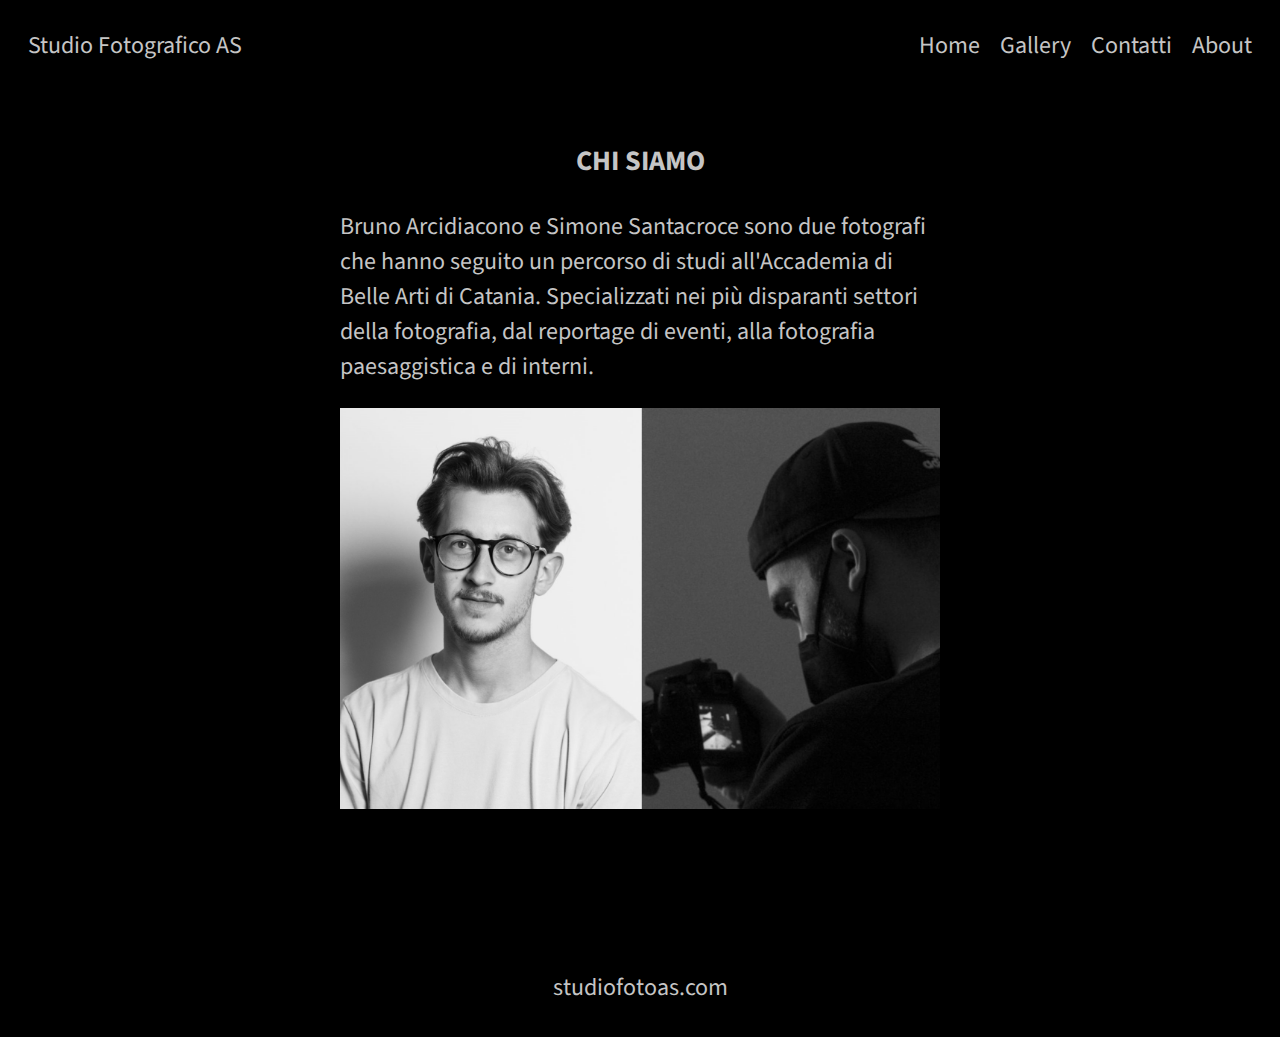
<file: about.html>
<!DOCTYPE html>
<html>
    <head>
        <meta charset="UTF-8">
        <meta http-equiv="X-UA-Compatible" content="IE=edge">
        <meta name="viewport" content="width=device-width, initial-scale=1.0">
        <title>About</title>
        <link rel="icon" href="immagini/Logo Inchiostro Semplice Bianco Nero ok.png">
        <link rel="stylesheet" href="css/stileabout.css">
        <link rel="preconnect" href="https://fonts.googleapis.com">
        <link rel="preconnect" href="https://fonts.gstatic.com" crossorigin>
        <link href="https://fonts.googleapis.com/css2?family=Source+Sans+3&display=swap" rel="stylesheet">
    </head>
    <body>
        <header>
            <p><a href="index.html">Studio Fotografico AS</a></p>
        </div>
        <input class="checkbox" type="checkbox" name="" id="" />
            <div class="hamburger-lines">
              <span class="line line1"></span>
              <span class="line line2"></span>
              <span class="line line3"></span>
            </div>
            <nav>
                <ul id="menu">
                    <li><a href="index.html">Home</a></li>
                    <li><a href="gallery.html">Gallery</a></li>
                    <li><a href="contatti.html">Contatti</a></li>
                    <li><a href="about.html">About</a></li>
                </ul>
            </nav>
        </header>
        <main>
            <div>
            <h3>CHI SIAMO</h3>
            <p>Bruno Arcidiacono e Simone Santacroce sono due
                fotografi che hanno seguito un percorso di studi
                all'Accademia di Belle Arti di Catania. Specializzati nei
                più disparanti settori della fotografia, dal reportage di
                eventi, alla fotografia paesaggistica e di interni.</p>
                <img src="immagini/about.jpg" alt="">
            </div>
        </main>
        <footer>
            <div class="foot">
                <p>studiofotoas.com</p>
            </div>
        </footer>
    </body>
</html>
</file>
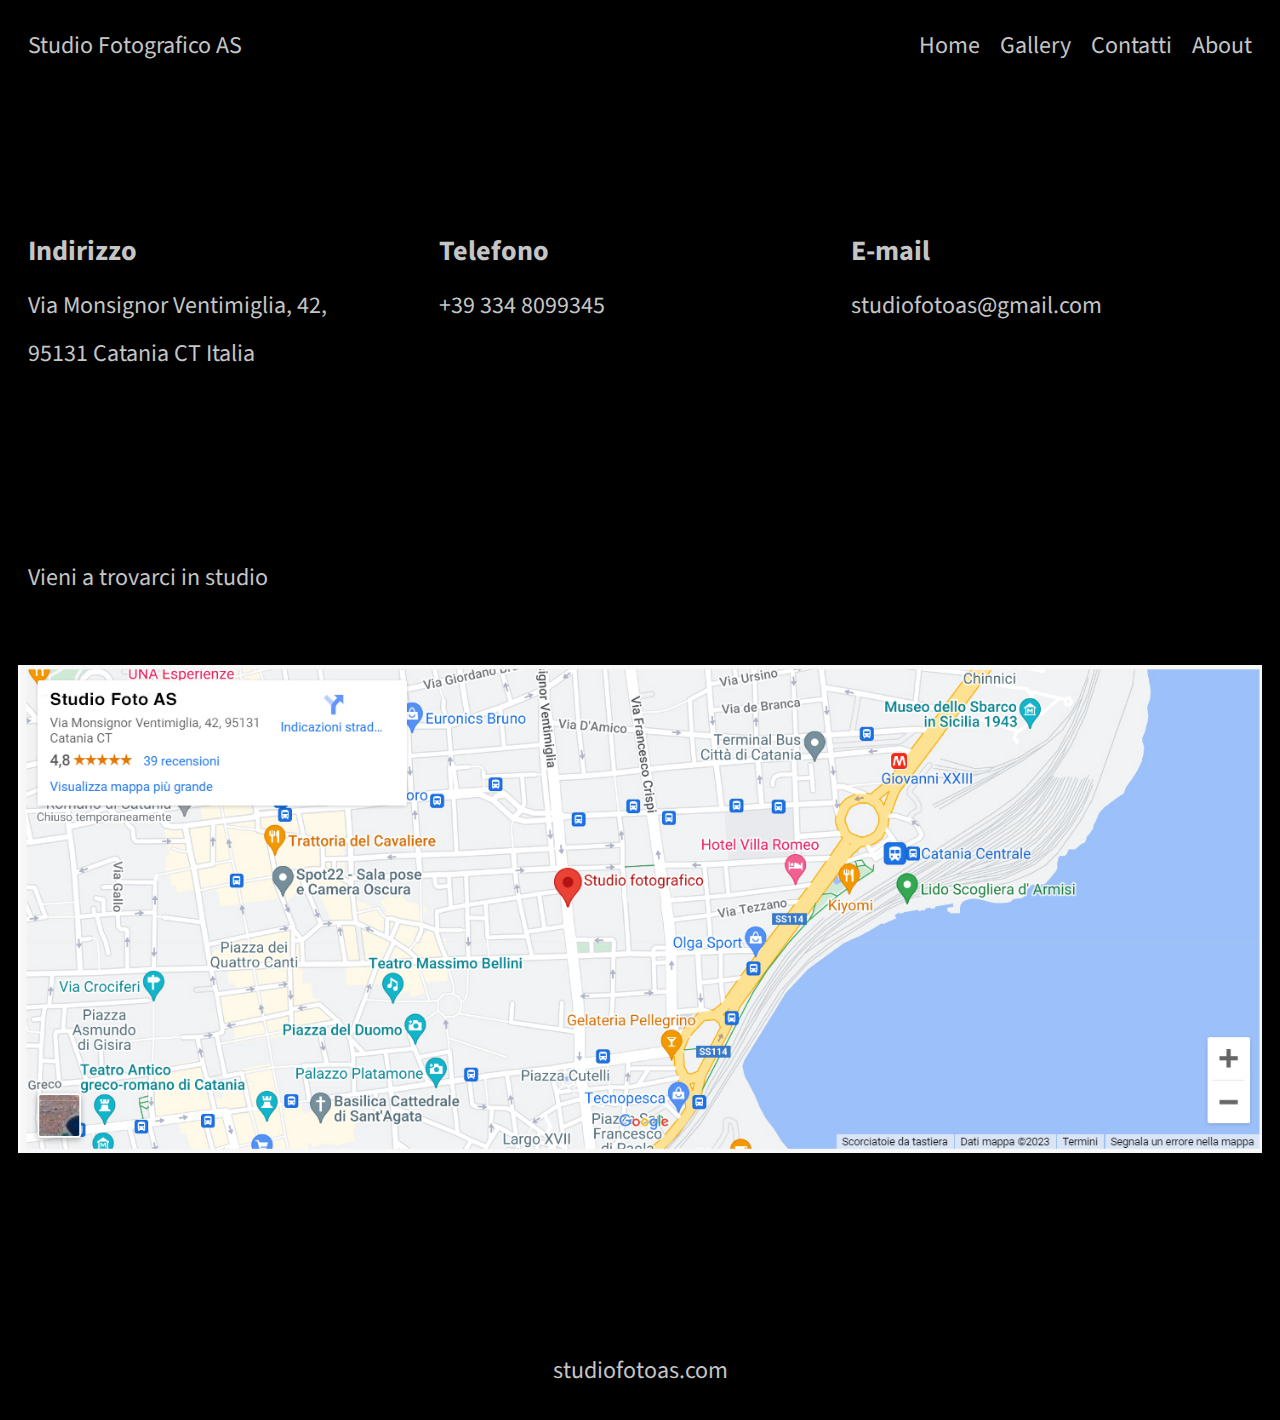
<file: contatti.html>
<!DOCTYPE html>
<html>
    <head>
        <meta charset="UTF-8">
        <meta http-equiv="X-UA-Compatible" content="IE=edge">
        <meta name="author" content="SS,AB">
        <meta name="viewport" content="width=device-width, initial-scale=1.0">
        <title>Contatti</title>
        <link rel="icon" href="immagini/Logo Inchiostro Semplice Bianco Nero ok.png">
        <link rel="stylesheet" href="css/stilecontatti.css">
        <link rel="preconnect" href="https://fonts.googleapis.com">
        <link rel="preconnect" href="https://fonts.gstatic.com" crossorigin>
        <link href="https://fonts.googleapis.com/css2?family=Source+Sans+3&display=swap" rel="stylesheet">
    </head>
    <body>
        <header>
            <p><a href="index.html">Studio Fotografico AS</a></p>
        </div>
        <input class="checkbox" type="checkbox" name="" id="" />
            <div class="hamburger-lines">
              <span class="line line1"></span>
              <span class="line line2"></span>
              <span class="line line3"></span>
            </div>
            <nav>
                <ul id="menu">
                    <li><a href="index.html">Home</a></li>
                    <li><a href="gallery.html">Gallery</a></li>
                    <li><a href="contatti.html">Contatti</a></li>
                    <li><a href="about.html">About</a></li>
                </ul>
            </nav>
        </header>
        <main>
            <div class="contatti1">
                <div>                
                    <h3>Indirizzo</h3>
                    <p>Via  Monsignor Ventimiglia, 42,</p>
                    <p>95131 Catania CT Italia</p>
                </div>
             <div>
                <h3>Telefono</h3>
                <p>+39 334 8099345</p>
             </div>
             <div>
                <h3>E-mail</h3>
                <p>studiofotoas@gmail.com</p>
             </div>
            </div>
        <p class="scritta">Vieni a trovarci in studio</p>
        <div class="card"> 
            <img src="immagini/Maps.jpg" alt="mappa">
        </div>
        </main>
        <footer>
            <div class="foot">
                <p>studiofotoas.com</p>
            </div>
        </footer>
</file>
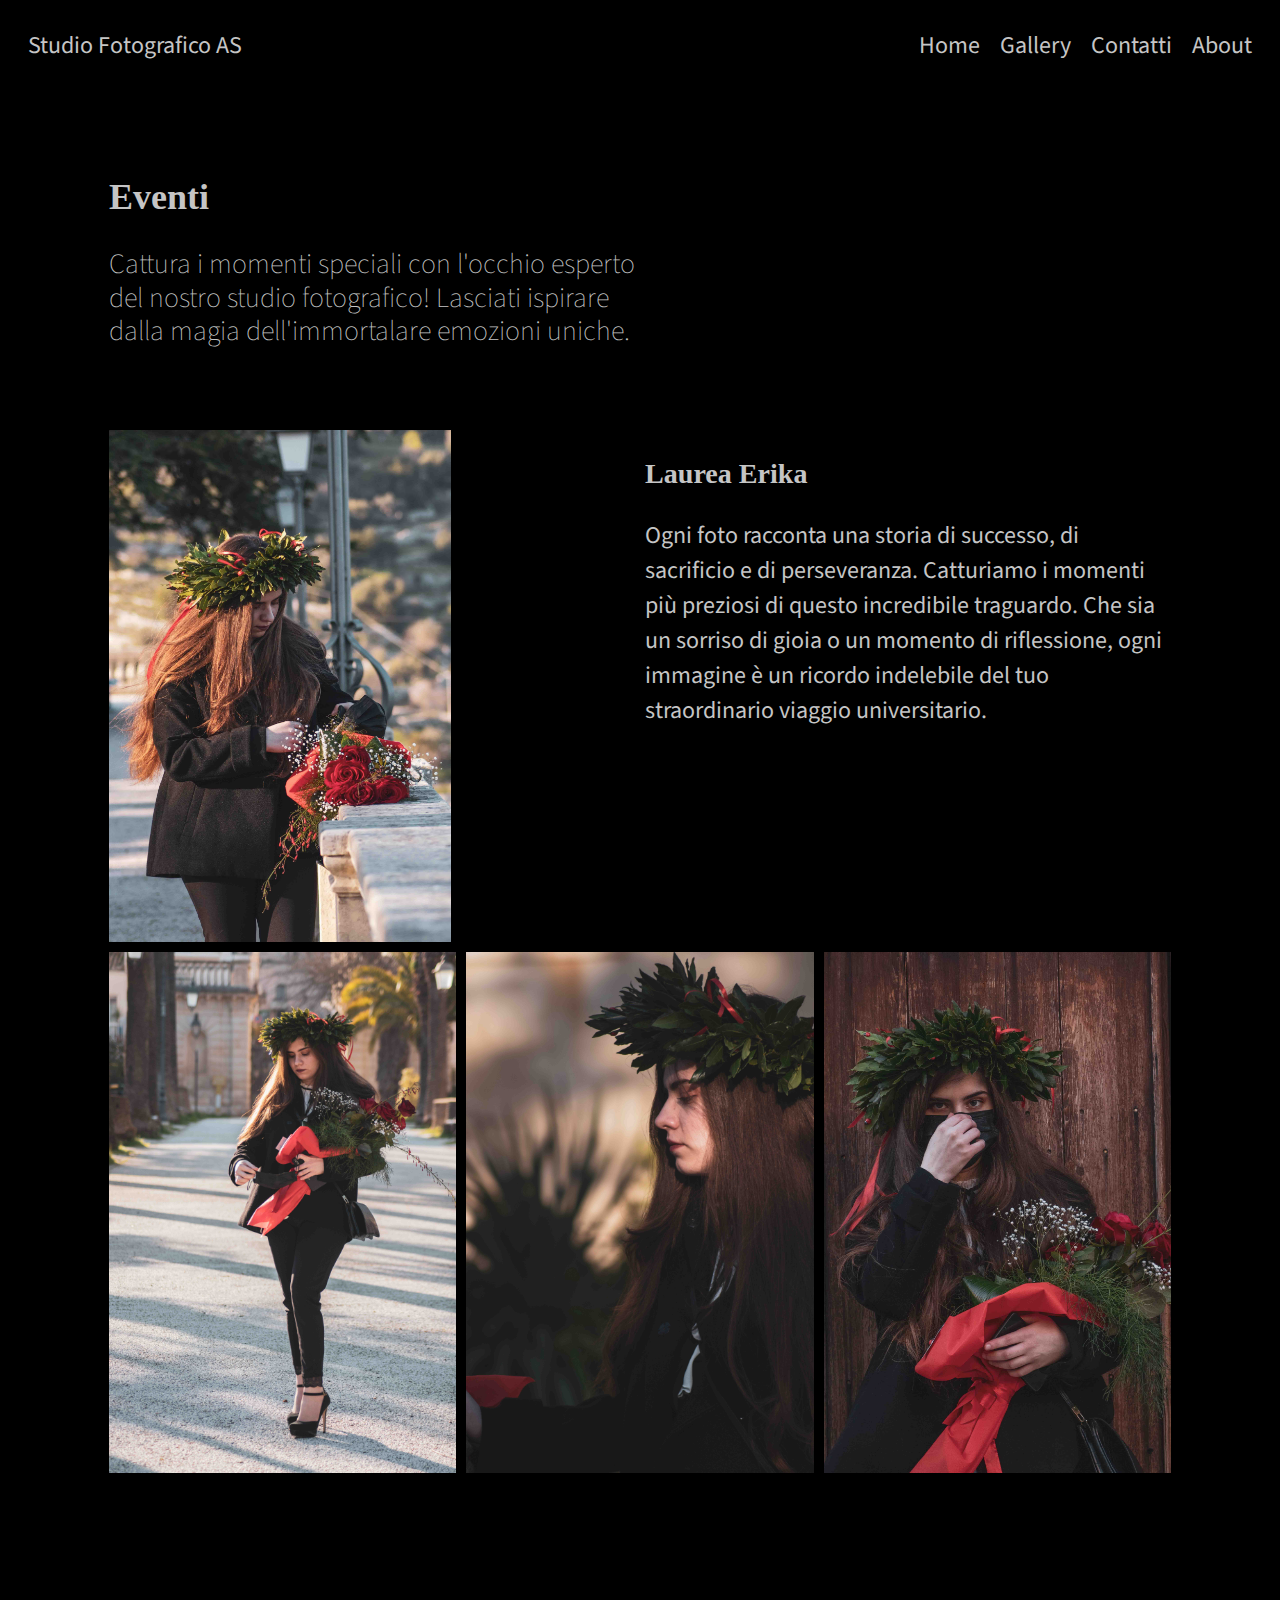
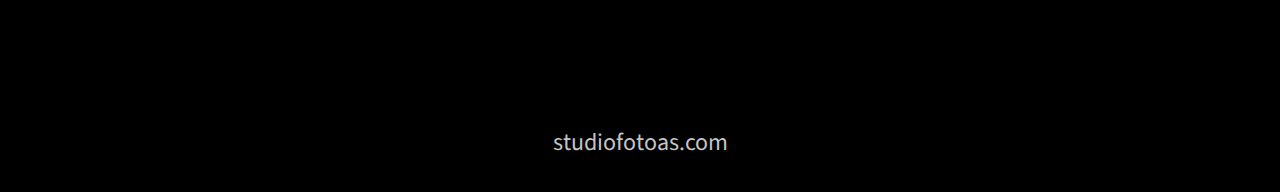
<file: eventi.html>
<!DOCTYPE html>
<html>
    <head>
        <meta charset="UTF-8">
        <meta http-equiv="X-UA-Compatible" content="IE=edge">
        <meta name="viewport" content="width=device-width, initial-scale=1.0">
        <title>Eventi</title>
        <link rel="icon" href="immagini/Logo Inchiostro Semplice Bianco Nero ok.png">
        <link rel="stylesheet" href="css/stileeventi.css">
        <link rel="preconnect" href="https://fonts.googleapis.com">
        <link rel="preconnect" href="https://fonts.gstatic.com" crossorigin>
        <link href="https://fonts.googleapis.com/css2?family=Source+Sans+3&display=swap" rel="stylesheet">
    </head>
    <body>
        <header>
            <p><a href="index.html">Studio Fotografico AS</a></p>
        </div>
        <input class="checkbox" type="checkbox" name="" id="" />
            <div class="hamburger-lines">
              <span class="line line1"></span>
              <span class="line line2"></span>
              <span class="line line3"></span>
            </div>
            <nav>
                <ul id="menu">
                    <li><a href="index.html">Home</a></li>
                    <li><a href="gallery.html">Gallery</a></li>
                    <li><a href="contatti.html">Contatti</a></li>
                    <li><a href="about.html">About</a></li>
                </ul>
            </nav>
        </header>
        <main>
            <div class="testo">
                <h2>Eventi</h2>
                <h3>Cattura i momenti speciali con l'occhio esperto del nostro studio fotografico! Lasciati ispirare dalla magia dell'immortalare emozioni uniche.</h3>
                </div>
        <div class="card">
            <img src="immagini/laureaeve.jpg" alt="">
            <div class="scritte">
                <h3>Laurea Erika </h3>
                <p>Ogni foto racconta una storia di successo, di sacrificio e di perseveranza. Catturiamo i momenti più preziosi di questo incredibile traguardo. Che sia un sorriso di gioia o un momento di riflessione, ogni immagine è un ricordo indelebile del tuo straordinario viaggio universitario.</p>
            </div>
        </div>
        <div class="cardvertical">
            <img src="immagini/IMG_5135.jpg" alt="">
            <img src="immagini/IMG_5164.jpg" alt="">
            <img src="immagini/IMG_5228.jpg" alt="">
        </div>
        </main>
        <footer>
            <div class="foot">
                <p>studiofotoas.com</p>
            </div>
        </footer>
    </body>
</html>
</file>
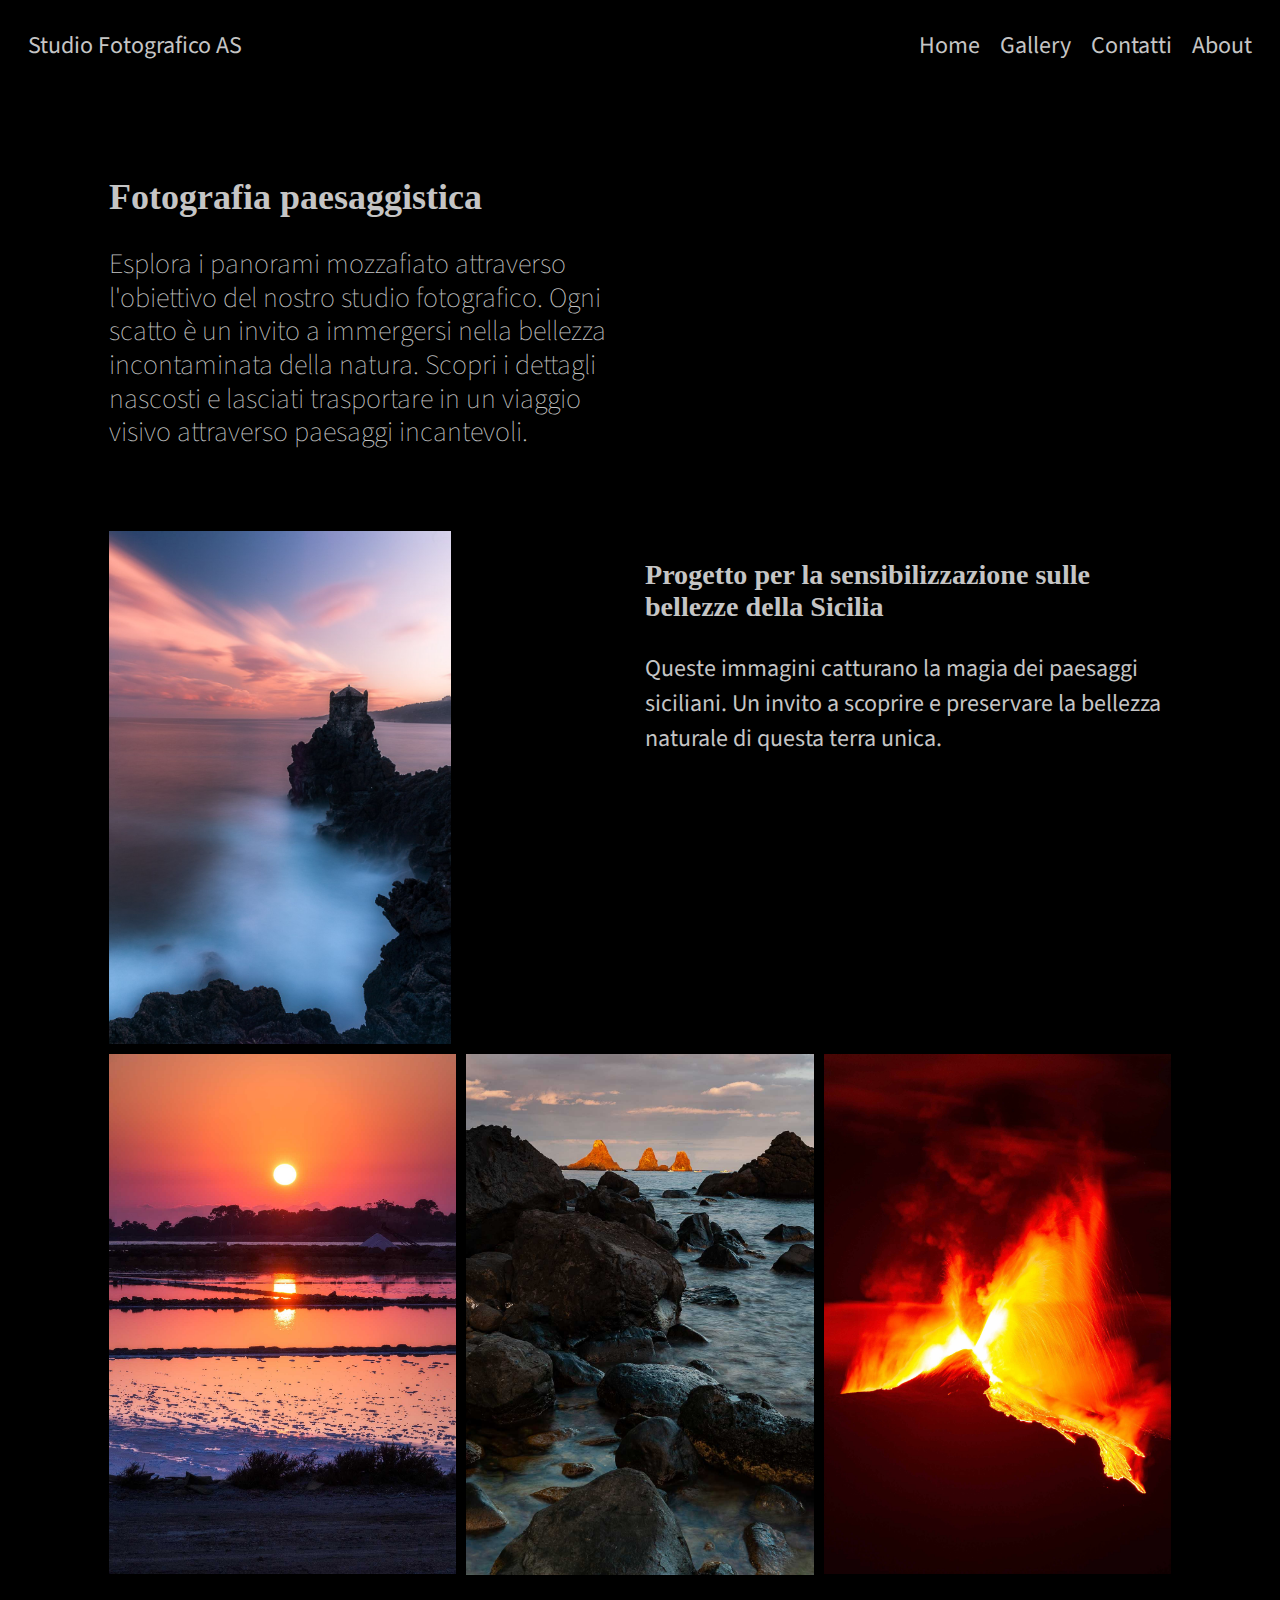
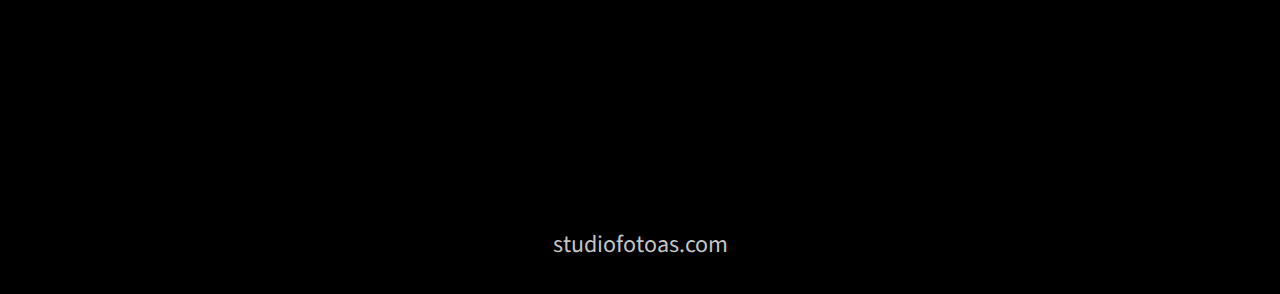
<file: FotografiaPae.html>
<!DOCTYPE html>
<html>
    <head>
        <meta charset="UTF-8">
        <meta http-equiv="X-UA-Compatible" content="IE=edge">
        <meta name="viewport" content="width=device-width, initial-scale=1.0">
        <title>F.Paesaggistica</title>
        <link rel="icon" href="immagini/Logo Inchiostro Semplice Bianco Nero ok.png">
        <link rel="stylesheet" href="css/stilepaesaggi.css">
        <link rel="preconnect" href="https://fonts.googleapis.com">
        <link rel="preconnect" href="https://fonts.gstatic.com" crossorigin>
        <link href="https://fonts.googleapis.com/css2?family=Source+Sans+3&display=swap" rel="stylesheet">
    </head>
    <body>
        <header>
            <p><a href="index.html">Studio Fotografico AS</a></p>
        </div>
        <input class="checkbox" type="checkbox" name="" id="" />
            <div class="hamburger-lines">
              <span class="line line1"></span>
              <span class="line line2"></span>
              <span class="line line3"></span>
            </div>
            <nav>
                <ul id="menu">
                    <li><a href="index.html">Home</a></li>
                    <li><a href="gallery.html">Gallery</a></li>
                    <li><a href="contatti.html">Contatti</a></li>
                    <li><a href="about.html">About</a></li>
                </ul>
            </nav>
        </header>
        <main>
            <div class="testo">
                <h2>Fotografia paesaggistica</h2>
                <h3>Esplora i panorami mozzafiato attraverso l'obiettivo del nostro studio fotografico. Ogni scatto è un invito a immergersi nella bellezza incontaminata della natura. Scopri i dettagli nascosti e lasciati trasportare in un viaggio visivo attraverso paesaggi incantevoli.</h3>
                </div>
        <div class="card">
            <img src="immagini/DSC_6118.jpg" alt="">
            <div class="scritte">
                <h3>Progetto per la sensibilizzazione sulle bellezze della Sicilia</h3>
                <p>Queste immagini catturano la magia dei paesaggi siciliani. Un invito a scoprire e preservare la bellezza naturale di questa terra unica.</p>
            </div>
        </div>
        <div class="cardvertical">
            <img src="immagini/WebExport_2048px_IMG_5693.jpg" alt="">
            <img src="immagini/DSC_9025.jpg" alt="">
            <img src="immagini/DSC_7511.jpg" alt="">
        </div>
        </main>
        <footer>
            <div class="foot">
                <p>studiofotoas.com</p>
            </div>
        </footer>
    </body>
</html>
</file>
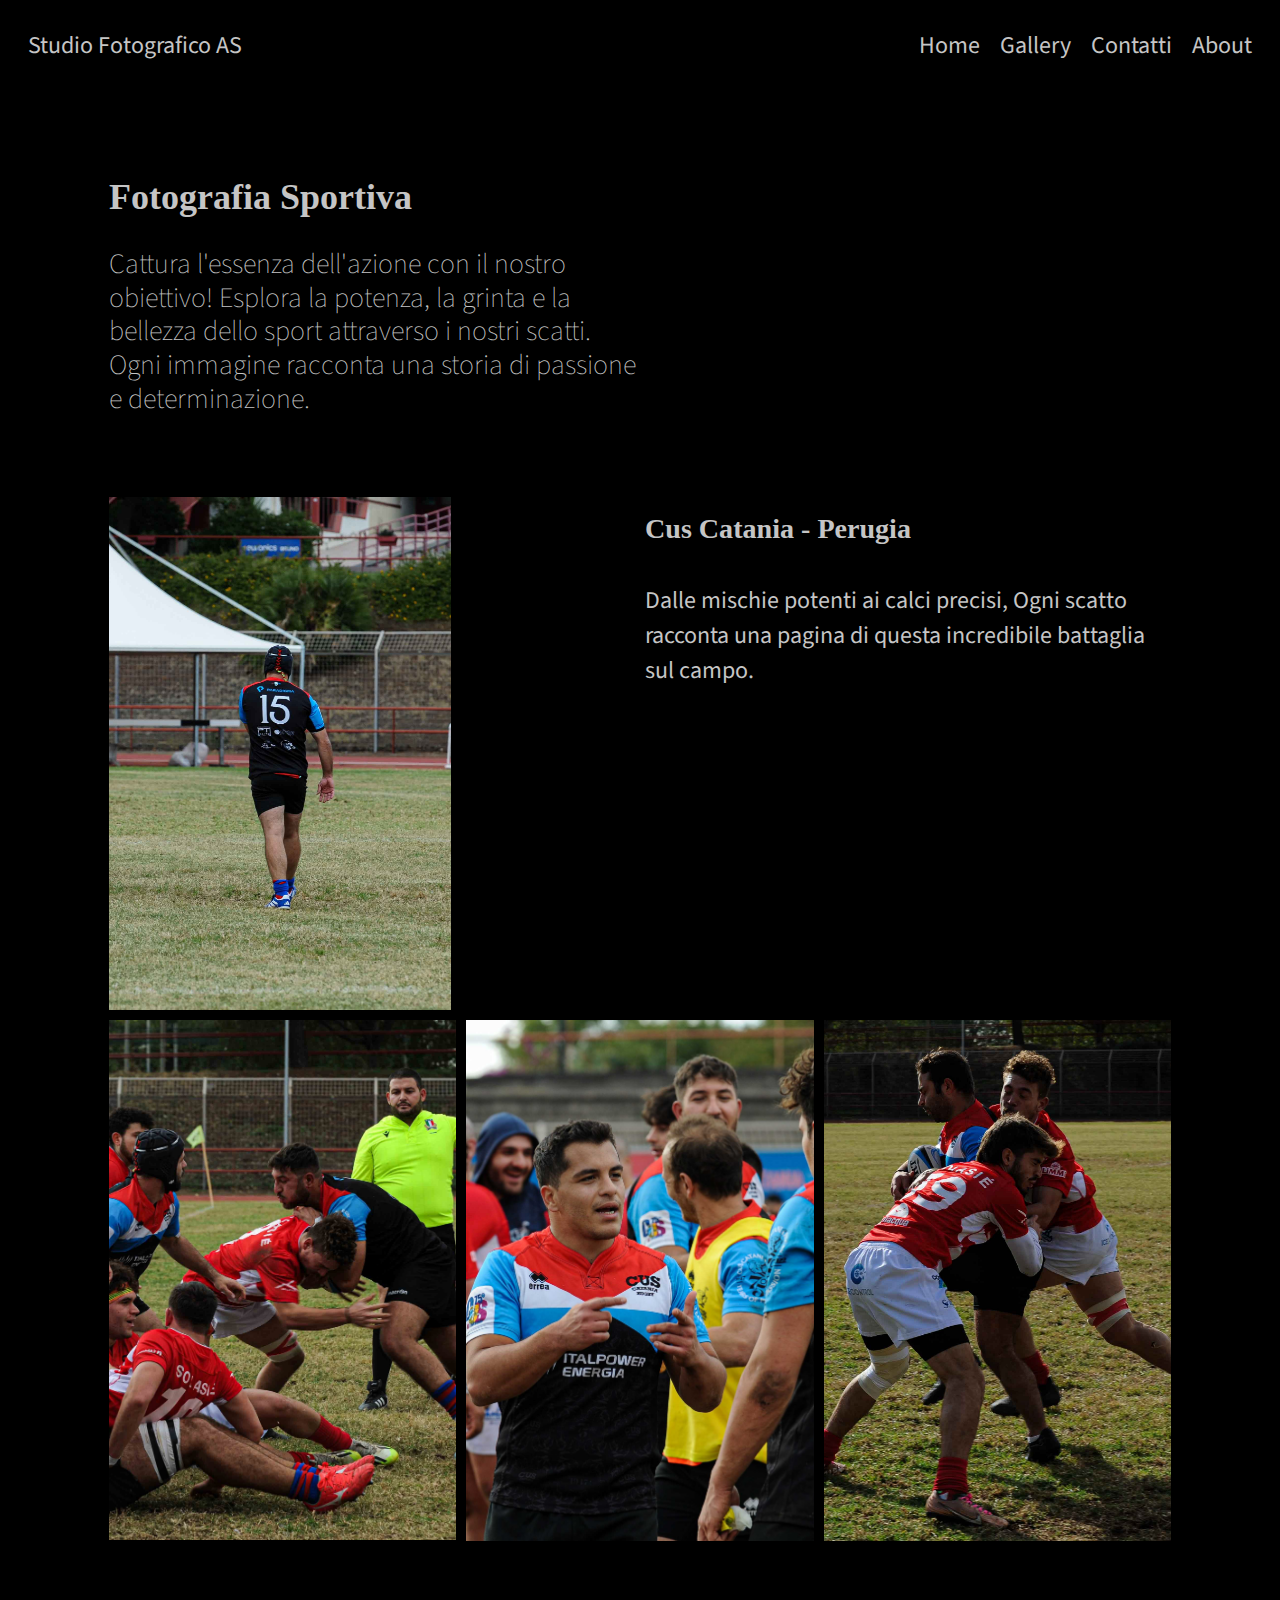
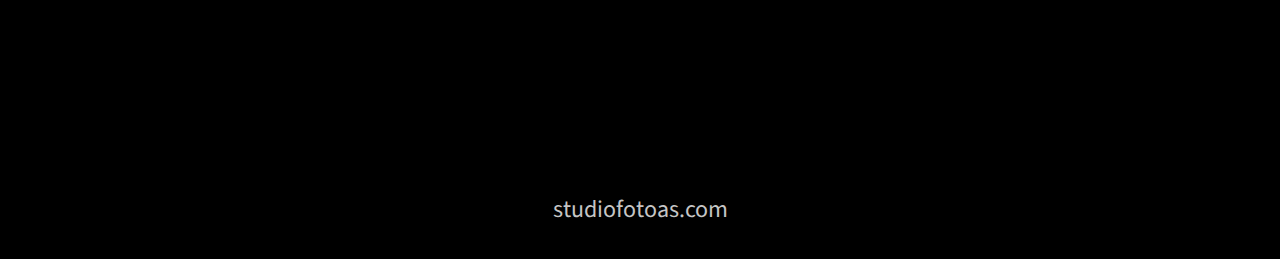
<file: FotografiaSportiva.html>
<!DOCTYPE html>
<html>
    <head>
        <meta charset="UTF-8">
        <meta http-equiv="X-UA-Compatible" content="IE=edge">
        <meta name="viewport" content="width=device-width, initial-scale=1.0">
        <title>F.Sportiva</title>
        <link rel="icon" href="immagini/Logo Inchiostro Semplice Bianco Nero ok.png">
        <link rel="stylesheet" href="css/stileFotografiaSportiva.css">
        <link rel="preconnect" href="https://fonts.googleapis.com">
        <link rel="preconnect" href="https://fonts.gstatic.com" crossorigin>
        <link href="https://fonts.googleapis.com/css2?family=Source+Sans+3&display=swap" rel="stylesheet">
    </head>
    <body>
        <header>
            <p><a href="index.html">Studio Fotografico AS</a></p>
        </div>
        <input class="checkbox" type="checkbox" name="" id="" />
            <div class="hamburger-lines">
              <span class="line line1"></span>
              <span class="line line2"></span>
              <span class="line line3"></span>
            </div>
            <nav>
                <ul id="menu">
                    <li><a href="index.html">Home</a></li>
                    <li><a href="gallery.html">Gallery</a></li>
                    <li><a href="contatti.html">Contatti</a></li>
                    <li><a href="about.html">About</a></li>
                </ul>
            </nav>
        </header>
        <main>
            <div class="testo">
                <h2>Fotografia Sportiva</h2>
                <h3>Cattura l'essenza dell'azione con il nostro obiettivo! Esplora la potenza, la grinta e la bellezza dello sport attraverso i nostri scatti. Ogni immagine racconta una storia di passione e determinazione.</h3>
                </div>
        <div class="card">
            <img src="immagini/DSC_9640.jpg" alt="">
            <div class="scritte">
                <h3>Cus Catania - Perugia</h3>
                <p>Dalle mischie potenti ai calci precisi, Ogni scatto racconta una pagina di questa incredibile battaglia sul campo.</p>
            </div>
        </div>
        <div class="cardvertical">
                <img src="immagini/DSC_9596.jpg" alt="">
                <img src="immagini/DSC_9715.jpg" alt="">
                <img src="immagini/DSC_9462.jpg" alt="">
        </div>
        </main>
        <footer>
            <div class="foot">
                <p>studiofotoas.com</p>
            </div>
        </footer>
    </body>
</html>
</file>
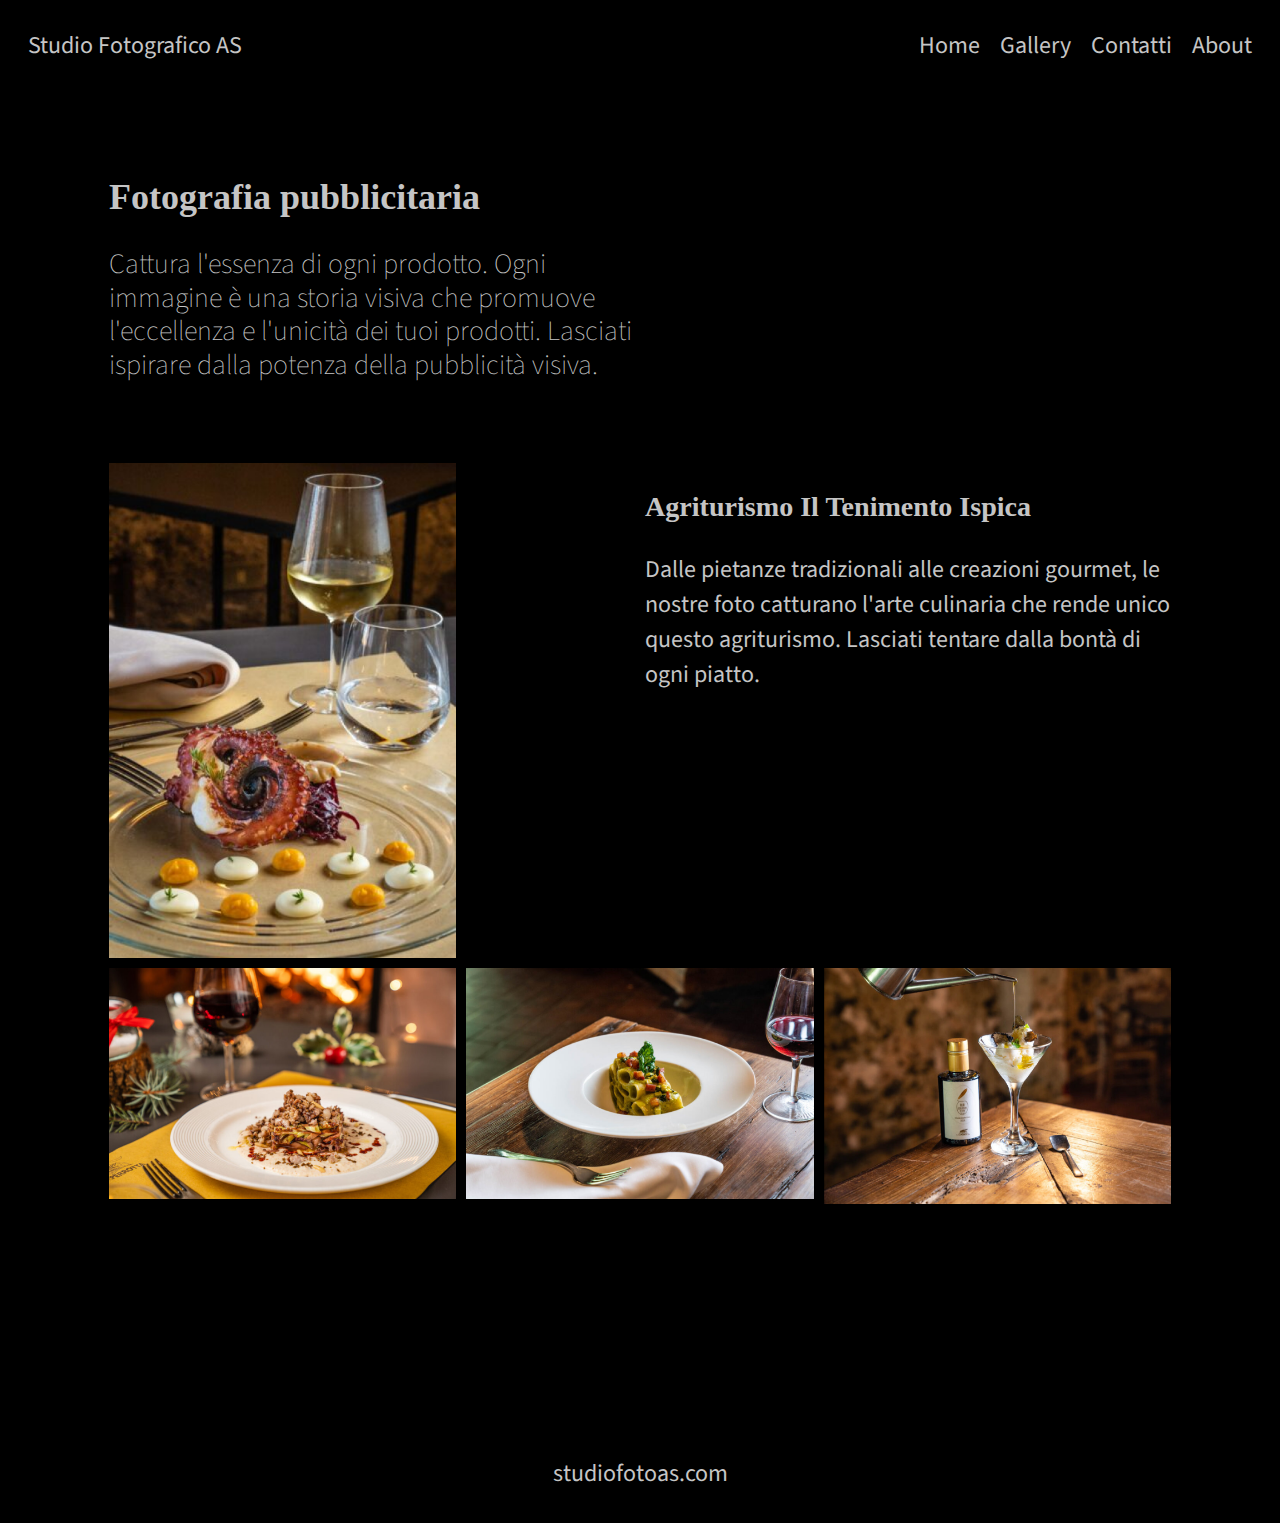
<file: Fotopubblicitaria.html>
<!DOCTYPE html>
<html>
    <head>
        <meta charset="UTF-8">
        <meta http-equiv="X-UA-Compatible" content="IE=edge">
        <meta name="viewport" content="width=device-width, initial-scale=1.0">
        <title>F.pubblicitaria</title>
        <link rel="icon" href="immagini/Logo Inchiostro Semplice Bianco Nero ok.png">
        <link rel="stylesheet" href="css/stilepubblicitaria.css">
        <link rel="preconnect" href="https://fonts.googleapis.com">
        <link rel="preconnect" href="https://fonts.gstatic.com" crossorigin>
        <link href="https://fonts.googleapis.com/css2?family=Source+Sans+3&display=swap" rel="stylesheet">
    </head>
    <body>
        <header>
            <p><a href="index.html">Studio Fotografico AS</a></p>
        </div>
        <input class="checkbox" type="checkbox" name="" id="" />
            <div class="hamburger-lines">
              <span class="line line1"></span>
              <span class="line line2"></span>
              <span class="line line3"></span>
            </div>
            <nav>
                <ul id="menu">
                    <li><a href="index.html">Home</a></li>
                    <li><a href="gallery.html">Gallery</a></li>
                    <li><a href="contatti.html">Contatti</a></li>
                    <li><a href="about.html">About</a></li>
                </ul>
            </nav>
        </header>
        <main>
            <div class="testo">
                <h2>Fotografia pubblicitaria</h2>
                <h3>Cattura l'essenza di ogni prodotto. Ogni immagine è una storia visiva che promuove l'eccellenza e l'unicità dei tuoi prodotti. Lasciati ispirare dalla potenza della pubblicità visiva.</h3>
                </div>
        <div class="card">
            <img src="immagini/pub1.png" alt="">
            <div class="scritte">
                <h3>Agriturismo Il Tenimento Ispica</h3>
                <p>Dalle pietanze tradizionali alle creazioni gourmet, le nostre foto catturano l'arte culinaria che rende unico questo agriturismo. Lasciati tentare dalla bontà di ogni piatto.</p>
            </div>
        </div>
        <div class="cardvertical">
            <img src="immagini/pub2.png" alt="">
            <img src="immagini/pub3.png" alt="">
            <img src="immagini/pub4.png" alt="">
        </div>
        </main>
        <footer>
            <div class="foot">
                <p>studiofotoas.com</p>
                <nav>
                </nav>
            </div>
        </footer>
    </body>
</html>
</file>
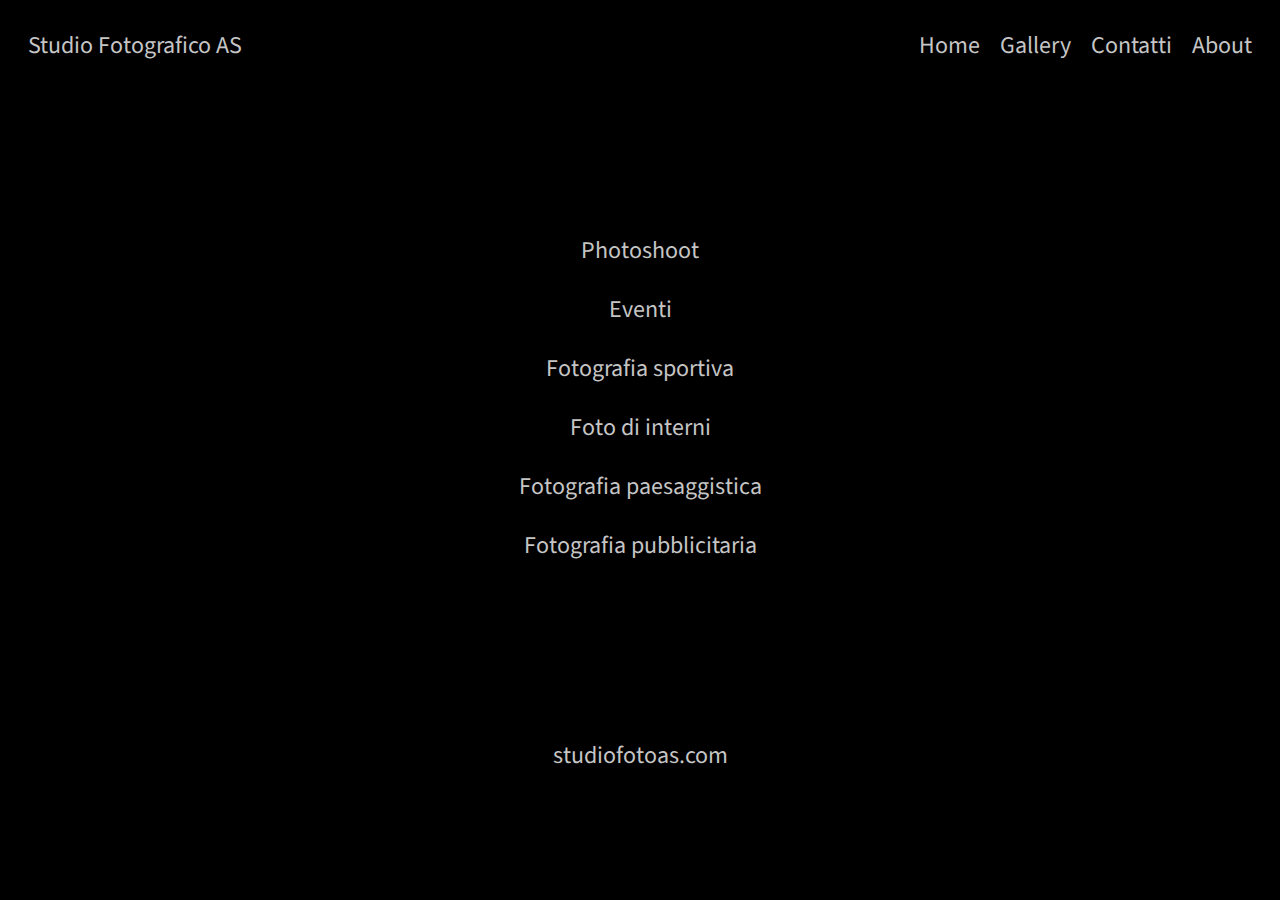
<file: gallery.html>
<!DOCTYPE html>
<html>
    <head>
        <meta charset="UTF-8">
        <meta http-equiv="X-UA-Compatible" content="IE=edge">
        <meta name="viewport" content="width=device-width, initial-scale=1.0">
        <title>Gallery</title>
        <link rel="icon" href="immagini/Logo Inchiostro Semplice Bianco Nero ok.png">
        <link rel="stylesheet" href="css/stilegallery.css">
        <link rel="preconnect" href="https://fonts.googleapis.com">
        <link rel="preconnect" href="https://fonts.gstatic.com" crossorigin>
        <link href="https://fonts.googleapis.com/css2?family=Source+Sans+3&display=swap" rel="stylesheet">
    </head>
    <body>
        <header>
            <p><a href="index.html">Studio Fotografico AS</a></p>
        </div>
        <input class="checkbox" type="checkbox" name="" id="menu" />
            <div class="hamburger-lines">
              <span class="line line1"></span>
              <span class="line line2"></span>
              <span class="line line3"></span>
            </div>
            <nav>
                <ul id="menu">
                    <li><a href="index.html">Home</a></li>
                    <li><a href="gallery.html">Gallery</a></li>
                    <li><a href="contatti.html">Contatti</a></li>
                    <li><a href="about.html">About</a></li>
                </ul>
            </nav>
        </header>
    <main>
        <p><a href="photoshoot.html">Photoshoot</a></p>
        <p><a href="eventi.html">Eventi</a></p>
        <p><a href="FotografiaSportiva.html">Fotografia sportiva</a></p>
        <p><a href="Fotodiinterni.html">Foto di interni</a></p>
        <p><a href="FotografiaPae.html">Fotografia paesaggistica</a></p>
        <p><a href="Fotopubblicitaria.html">Fotografia pubblicitaria</a></p>
    </main>
    <footer>
        <div class="foot">
            <p>studiofotoas.com</p>
        </div>
    </footer>
    </body>
</html>
</file>
<file: css/stileabout.css>
html {
    font-size: 24px;
    font-family: 'Source Sans 3', sans-serif;
}

body {
    background-color: black;
    color: rgb(197, 197, 197);
}

body img {
    max-width: 600px;
}

header a {
    text-decoration: none;
    color: rgb(197, 197, 197);
}

header a:hover {
    text-decoration: underline;
}

header {
    display: flex;
    justify-content: space-between;
    align-items: center;
    padding: 20px;
}

header p {
    margin: 0;
}

header nav ul {
    margin:0;
    padding: 0;
    list-style-type: none;
    display: flex;
    gap: 20px;
}

.hamburger-lines {
    display: block;
    height: 26px;
    width: 32px;
    position: absolute;
    top: 18px;
    right: 20px;
    z-index: 2;
    display: flex;
    flex-direction: column;
    justify-content: space-between;
    opacity: 0;
  }
  
  .hamburger-lines .line {
    display: block;
    height: 4px;
    width: 100%;
    border-radius: 10px;
    background: rgb(197, 197, 197);
  }
  
  .hamburger-lines .line1 {
    transform-origin: 0% 0%;
    transition: transform 0.4s ease-in-out;
  }
  .hamburger-lines .line2 {
    transition: transform 0.2s ease-in-out;
  }
  
  .hamburger-lines .line3 {
    transform-origin: 0% 100%;
    transition: transform 0.4s ease-in-out;
  }
  
  input[type="checkbox"]:checked ~ .hamburger-lines .line1 {
    transform: rotate(45deg);
  }
  
  input[type="checkbox"]:checked ~ .hamburger-lines .line2 {
    transform: scaleY(0);
  }
  
  input[type="checkbox"]:checked ~ .hamburger-lines .line3 {
    transform: rotate(-45deg);
  }
  
  .checkbox {
    position: absolute;
    display: none;
    height: 32px;
    width: 32px;
    top: 16x;
    right: 16px;
    z-index: 5;
    opacity: 0;
    cursor: pointer;
  }

  @media only screen and (max-width: 600px) {

    .checkbox {
      display: block;
    }
    nav ul {
      gap: 10px;
      flex-direction: column;
      position: absolute;
      top: 0;
      left: 0;
      visibility: hidden;
      opacity: 0;
      background-color: #000000;
      width: 100%;
      height: 100%;
      justify-content: center;
      text-align: center;
    }

    img {
        width: 100%;
      }

    input[type="checkbox"]:checked ~ nav ul {
      opacity: 100;
      visibility: visible;
    }
  
    .hamburger-lines {
      opacity: 100;
    }
  
    ul li {
      display: block;
    }
  
     .submenu {
      width: 100%;
      display: block;
      position: relative;
      padding: 10px 0;
      margin: 0;
     }
     main {
      padding: 4%;
     }

     main p{
      font-size: 20px;
     }

     footer p{
      font-size: 20px;
     }

     header p{
      font-size: 20px;
     }
  }

main h3 {
    text-align: center;
    padding-top: 5%;
}

main p {
    text-align: left;
}

main div {
    max-width: 600px;
    margin: auto;
}

footer{
    padding-top: 5%;
}

footer div.foot {
    display: flex;
    justify-content: center;
    align-items: center;
    padding-top: 5%;
}
</file>
<file: css/stilecontatti.css>
html {
    font-size: 24px;
    font-family: 'Source Sans 3', sans-serif;
}

body {
    background-color: black;
    color: rgb(197, 197, 197);
}

body img {
    max-width: 100%;
}

header a {
    text-decoration: none;
    color: rgb(197, 197, 197);
}

header a:hover {
    text-decoration: underline;
}

header {
    display: flex;
    justify-content: space-between;
    align-items: center;
    padding: 20px;
}

header p {
    margin: 0;
}

header nav ul {
    margin:0;
    padding: 0;
    list-style-type: none;
    display: flex;
    gap: 20px;
}

.hamburger-lines {
    display: block;
    height: 26px;
    width: 32px;
    position: absolute;
    top: 18px;
    right: 20px;
    z-index: 2;
    display: flex;
    flex-direction: column;
    justify-content: space-between;
    opacity: 0;
  }
  
  .hamburger-lines .line {
    display: block;
    height: 4px;
    width: 100%;
    border-radius: 10px;
    background: rgb(197, 197, 197);
  }
  
  .hamburger-lines .line1 {
    transform-origin: 0% 0%;
    transition: transform 0.4s ease-in-out;
  }
  .hamburger-lines .line2 {
    transition: transform 0.2s ease-in-out;
  }
  
  .hamburger-lines .line3 {
    transform-origin: 0% 100%;
    transition: transform 0.4s ease-in-out;
  }
  
  input[type="checkbox"]:checked ~ .hamburger-lines .line1 {
    transform: rotate(45deg);
  }
  
  input[type="checkbox"]:checked ~ .hamburger-lines .line2 {
    transform: scaleY(0);
  }
  
  input[type="checkbox"]:checked ~ .hamburger-lines .line3 {
    transform: rotate(-45deg);
  }
  
  .checkbox {
    position: absolute;
    display: none;
    height: 32px;
    width: 32px;
    top: 16x;
    right: 16px;
    z-index: 5;
    opacity: 0;
    cursor: pointer;
  }

  @media only screen and (max-width: 600px) {

    .checkbox {
      display: block;
    }
    nav ul {
      gap: 10px;
      flex-direction: column;
      position: absolute;
      top: 0;
      left: 0;
      opacity: 0;
      visibility: hidden;
      background-color: #000000;
      width: 100%;
      height: 100%;
      justify-content: center;
      text-align: center;
    }
  
    input[type="checkbox"]:checked ~ nav ul {
      opacity: 100;
      visibility: visible;
    }
  
    .hamburger-lines {
      opacity: 100;
    }
  
    ul li {
      display: block;
    }
  
     .submenu {
      width: 100%;
      display: block;
      position: relative;
      padding: 10px 0;
      margin: 0;
     }

     footer p{
      font-size: 20px;
     }

     header p{
      font-size: 20px;
     }
  }

.contatti1 {
    line-height: 1;
    margin: auto;
    display: grid;
    grid-template-columns: repeat(auto-fit, minmax(300px, 1fr));
    gap: 10px;
    padding: 20px;
    padding-top: 10%;
}

main p.scritta {
    padding: 20px;
    padding-top: 10%;
}

main div.card {
    padding: 10px;
    margin: 40px auto;
    display: grid;
    grid-template-columns: repeat(auto-fit, minmax(300px, 1fr));
    gap: 10px;
}

main div.card img {
    object-fit: fill;
    height: auto;
    width: 100%;
}

footer{
    padding-top: 5%;
}

footer div.foot {
    display: flex;
    justify-content: center;
    align-items: center;
    padding-top: 5%;
}
</file>
<file: css/stileeventi.css>
html {
    font-size: 24px;
    font-family: 'Source Sans 3', sans-serif;
}

body {
    background-color: black;
    color: rgb(197, 197, 197);
}

body img {
    max-width: 100%;
}

header a {
    text-decoration: none;
    color: rgb(197, 197, 197);
}

header a:hover {
    text-decoration: underline;
}

header {
    display: flex;
    justify-content: space-between;
    align-items: center;
    padding: 20px;
}

header p {
    margin: 0;
}

header nav ul {
    margin:0;
    padding: 0;
    list-style-type: none;
    display: flex;
    gap: 20px;
}

.hamburger-lines {
    display: block;
    height: 26px;
    width: 32px;
    position: absolute;
    top: 18px;
    right: 20px;
    z-index: 2;
    display: flex;
    flex-direction: column;
    justify-content: space-between;
    opacity: 0;
  }
  
  .hamburger-lines .line {
    display: block;
    height: 4px;
    width: 100%;
    border-radius: 10px;
    background:rgb(197, 197, 197);
  }
  
  .hamburger-lines .line1 {
    transform-origin: 0% 0%;
    transition: transform 0.4s ease-in-out;
  }
  .hamburger-lines .line2 {
    transition: transform 0.2s ease-in-out;
  }
  
  .hamburger-lines .line3 {
    transform-origin: 0% 100%;
    transition: transform 0.4s ease-in-out;
  }
  
  input[type="checkbox"]:checked ~ .hamburger-lines .line1 {
    transform: rotate(45deg);
  }
  
  input[type="checkbox"]:checked ~ .hamburger-lines .line2 {
    transform: scaleY(0);
  }
  
  input[type="checkbox"]:checked ~ .hamburger-lines .line3 {
    transform: rotate(-45deg);
  }
  
  .checkbox {
    position: absolute;
    display: none;
    height: 32px;
    width: 32px;
    top: 16x;
    right: 16px;
    z-index: 5;
    opacity: 0;
    cursor: pointer;
  }

  @media only screen and (max-width: 600px) {

    .checkbox {
      display: block;
    }
    nav ul {
      gap: 10px;
      flex-direction: column;
      position: absolute;
      top: 0;
      left: 0;
      opacity: 0;
      visibility: hidden;
      background-color: #000000;
      width: 100%;
      height: 100%;
      justify-content: center;
      text-align: center;
    }
  
    input[type="checkbox"]:checked ~ nav ul {
      opacity: 100;
      visibility: visible;
    }
  
    .hamburger-lines {
      opacity: 100;
    }
  
    ul li {
      display: block;
    }
  
     .submenu {
      width: 100%;
      display: block;
      position: relative;
      padding: 10px 0;
      margin: 0;
     }
    
    main div.testo h3 {
     font-weight: lighter;
     line-height: 1.2;
     max-width: 100%;
     padding-right: 0%;
     font-size: 24px;
 }

 footer p{
  font-size: 20px;
 }

 header p{
  font-size: 20px;
 }
  }

main .testo {
    padding: 8%;
    padding-top: 5%;
    padding-bottom: 1%;
}

main .testo h2 {
    font-family: serif;
}

main .testo h3 {
    padding-right: 50%;
    font-weight: lighter;
    line-height: 1.2;
}

main div.card {
  padding: 8%;
  padding-top: 0%;
  padding-bottom: 0%;
  margin: 40px auto 0 auto;
  display: grid;
  grid-template-columns: repeat(auto-fit, minmax(300px, 1fr));
  gap: 10px;
}

main div.scritte h3 {
    font-family: serif;
}

main div.card img {
    object-fit: fill;
    height: auto;
    width: 65%;
}

main div.cardvertical {
  padding: 8%;
  padding-top: 0%;
  margin: 10px auto 0 auto;
  display: grid;
  grid-template-columns: repeat(auto-fit, minmax(300px, 1fr));
  gap: 10px;
}

main div.cardvertical img {
    object-fit: fill;
    height: auto;
}

footer{
    padding-top: 5%;
}

footer div.foot {
    display: flex;
    justify-content: center;
    align-items: center;
    padding-top: 5%;
}
</file>
<file: css/stilepaesaggi.css>
html {
    font-size: 24px;
    font-family: 'Source Sans 3', sans-serif;
}

body {
    background-color: black;
    color: rgb(197, 197, 197);
}

body img {
    max-width: 100%;
}

header a {
    text-decoration: none;
    color: rgb(197, 197, 197);
}

header a:hover {
    text-decoration: underline;
}

header {
    display: flex;
    justify-content: space-between;
    align-items: center;
    padding: 20px;
}

header p {
    margin: 0;
}

header nav ul {
    margin:0;
    padding: 0;
    list-style-type: none;
    display: flex;
    gap: 20px;
}

.hamburger-lines {
    display: block;
    height: 26px;
    width: 32px;
    position: absolute;
    top: 18px;
    right: 20px;
    z-index: 2;
    display: flex;
    flex-direction: column;
    justify-content: space-between;
    opacity: 0;
  }
  
  .hamburger-lines .line {
    display: block;
    height: 4px;
    width: 100%;
    border-radius: 10px;
    background:rgb(197, 197, 197);
  }
  
  .hamburger-lines .line1 {
    transform-origin: 0% 0%;
    transition: transform 0.4s ease-in-out;
  }
  .hamburger-lines .line2 {
    transition: transform 0.2s ease-in-out;
  }
  
  .hamburger-lines .line3 {
    transform-origin: 0% 100%;
    transition: transform 0.4s ease-in-out;
  }
  
  input[type="checkbox"]:checked ~ .hamburger-lines .line1 {
    transform: rotate(45deg);
  }
  
  input[type="checkbox"]:checked ~ .hamburger-lines .line2 {
    transform: scaleY(0);
  }
  
  input[type="checkbox"]:checked ~ .hamburger-lines .line3 {
    transform: rotate(-45deg);
  }
  
  .checkbox {
    position: absolute;
    display: none;
    height: 32px;
    width: 32px;
    top: 16x;
    right: 16px;
    z-index: 5;
    opacity: 0;
    cursor: pointer;
  }

  @media only screen and (max-width: 600px) {

    .checkbox {
      display: block;
    }
    nav ul {
      gap: 10px;
      flex-direction: column;
      position: absolute;
      top: 0;
      left: 0;
      opacity: 0;
      visibility: hidden;
      background-color: #000000;
      width: 100%;
      height: 100%;
      justify-content: center;
      text-align: center;
    }
  
    input[type="checkbox"]:checked ~ nav ul {
      opacity: 100;
      visibility: visible;
    }
  
    .hamburger-lines {
      opacity: 100;
    }
  
    ul li {
      display: block;
    }
  
     .submenu {
      width: 100%;
      display: block;
      position: relative;
      padding: 10px 0;
      margin: 0;
     }

     main div.testo h3 {
      font-weight: lighter;
      line-height: 1.2;
      max-width: 100%;
      padding-right: 0%;
      font-size: 24px;
  }

  footer p{
    font-size: 20px;
   }

   header p{
    font-size: 20px;
   }
  }

main .testo {
    padding: 8%;
    padding-top: 5%;
    padding-bottom: 1%;
}

main .testo h2 {
    font-family: serif;
}

main .testo h3 {
    padding-right: 50%;
    font-weight: lighter;
    line-height: 1.2;
}

main div.card {
    padding: 8%;
    padding-top: 0%;
    padding-bottom: 0%;
    margin: 40px auto 0 auto;
    display: grid;
    grid-template-columns: repeat(auto-fit, minmax(300px, 1fr));
    gap: 10px;
}

main div.scritte h3 {
    font-family: serif;
}

main div.card img {
    object-fit: fill;
    height: auto;
    width: 65%;
}

main div.cardvertical {
  padding: 8%;
  padding-top: 0%;
  margin: 10px auto 0 auto;
  display: grid;
  grid-template-columns: repeat(auto-fit, minmax(300px, 1fr));
  gap: 10px;
}

main div.cardvertical img {
    object-fit: fill;
    height: auto;
    width: 100%;
}

footer{
    padding-top: 5%;
}

footer div.foot {
    display: flex;
    justify-content: center;
    align-items: center;
    padding-top: 5%;
}
</file>
<file: css/stileFotografiaSportiva.css>
html {
    font-size: 24px;
    font-family: 'Source Sans 3', sans-serif;
}

body {
    background-color: black;
    color: rgb(197, 197, 197);
}

body img {
    max-width: 100%;
}

header a {
    text-decoration: none;
    color: rgb(197, 197, 197);
}

header a:hover {
    text-decoration: underline;
}

header {
    display: flex;
    justify-content: space-between;
    align-items: center;
    padding: 20px;
}

header p {
    margin: 0;
}

header nav ul {
    margin:0;
    padding: 0;
    list-style-type: none;
    display: flex;
    gap: 20px;
}

.hamburger-lines {
    display: block;
    height: 26px;
    width: 32px;
    position: absolute;
    top: 18px;
    right: 20px;
    z-index: 2;
    display: flex;
    flex-direction: column;
    justify-content: space-between;
    opacity: 0;
  }
  
  .hamburger-lines .line {
    display: block;
    height: 4px;
    width: 100%;
    border-radius: 10px;
    background: rgb(197, 197, 197);
  }
  
  .hamburger-lines .line1 {
    transform-origin: 0% 0%;
    transition: transform 0.4s ease-in-out;
  }
  .hamburger-lines .line2 {
    transition: transform 0.2s ease-in-out;
  }
  
  .hamburger-lines .line3 {
    transform-origin: 0% 100%;
    transition: transform 0.4s ease-in-out;
  }
  
  input[type="checkbox"]:checked ~ .hamburger-lines .line1 {
    transform: rotate(45deg);
  }
  
  input[type="checkbox"]:checked ~ .hamburger-lines .line2 {
    transform: scaleY(0);
  }
  
  input[type="checkbox"]:checked ~ .hamburger-lines .line3 {
    transform: rotate(-45deg);
  }
  
  .checkbox {
    position: absolute;
    display: none;
    height: 32px;
    width: 32px;
    top: 16x;
    right: 16px;
    z-index: 5;
    opacity: 0;
    cursor: pointer;
  }

  @media only screen and (max-width: 600px) {

    .checkbox {
      display: block;
    }
    nav ul {
      gap: 10px;
      flex-direction: column;
      position: absolute;
      top: 0;
      left: 0;
      opacity: 0;
      visibility: hidden;
      background-color: #000000;
      width: 100%;
      height: 100%;
      justify-content: center;
      text-align: center;
    }
  
    input[type="checkbox"]:checked ~ nav ul {
      opacity: 100;
      visibility: visible;
    }
  
    .hamburger-lines {
      opacity: 100;
    }
  
    ul li {
      display: block;
    }
  
     .submenu {
      width: 100%;
      display: block;
      position: relative;
      padding: 10px 0;
      margin: 0;
     }
    
    main div.testo h3 {
     font-weight: lighter;
     line-height: 1.2;
     max-width: 100%;
     padding-right: 0%;
     font-size: 24px;
 }

 footer p{
  font-size: 20px;
 }

 header p{
  font-size: 20px;
 }
  }

main .testo {
    padding: 8%;
    padding-top: 5%;
    padding-bottom: 1%;
}

main .testo h2 {
    font-family: serif;
}

main .testo h3 {
    padding-right: 50%;
    font-weight: lighter;
    line-height: 1.2;
}

main div.card {
  padding: 8%;
  padding-top: 0%;
  padding-bottom: 0%;
  margin: 40px auto 0 auto;
  display: grid;
  grid-template-columns: repeat(auto-fit, minmax(300px, 1fr));
  gap: 10px;
}

main div.scritte h3 {
    font-family: serif;
    line-height: 0.3;
}

main div.scritte p {
    padding-top: 4%;
}

main div.card img {
    object-fit: fill;
    height: auto;
    width: 65%;
}

main div.cardvertical {
  padding: 8%;
  padding-top: 0%;
  margin: 10px auto 0 auto;
  display: grid;
  grid-template-columns: repeat(auto-fit, minmax(300px, 1fr));
  gap: 10px;
}

main div.cardvertical img {
    object-fit: fill;
    height: auto;
}

footer{
    padding-top: 5%;
}

footer div.foot {
    display: flex;
    justify-content: center;
    align-items: center;
    padding-top: 5%;
}
</file>
<file: css/stilepubblicitaria.css>
html {
    font-size: 24px;
    font-family: 'Source Sans 3', sans-serif;
}

body {
    background-color: black;
    color: rgb(197, 197, 197);
}

body img {
    max-width: 100%;
}

header a {
    text-decoration: none;
    color: rgb(197, 197, 197);
}

header a:hover {
    text-decoration: underline;
}

header {
    display: flex;
    justify-content: space-between;
    align-items: center;
    padding: 20px;
}

header p {
    margin: 0;
}

header nav ul {
    margin:0;
    padding: 0;
    list-style-type: none;
    display: flex;
    gap: 20px;
}

.hamburger-lines {
    display: block;
    height: 26px;
    width: 32px;
    position: absolute;
    top: 18px;
    right: 20px;
    z-index: 2;
    display: flex;
    flex-direction: column;
    justify-content: space-between;
    opacity: 0;
  }
  
  .hamburger-lines .line {
    display: block;
    height: 4px;
    width: 100%;
    border-radius: 10px;
    background:rgb(197, 197, 197);
  }
  
  .hamburger-lines .line1 {
    transform-origin: 0% 0%;
    transition: transform 0.4s ease-in-out;
  }
  .hamburger-lines .line2 {
    transition: transform 0.2s ease-in-out;
  }
  
  .hamburger-lines .line3 {
    transform-origin: 0% 100%;
    transition: transform 0.4s ease-in-out;
  }
  
  input[type="checkbox"]:checked ~ .hamburger-lines .line1 {
    transform: rotate(45deg);
  }
  
  input[type="checkbox"]:checked ~ .hamburger-lines .line2 {
    transform: scaleY(0);
  }
  
  input[type="checkbox"]:checked ~ .hamburger-lines .line3 {
    transform: rotate(-45deg);
  }
  
  .checkbox {
    position: absolute;
    display: none;
    height: 32px;
    width: 32px;
    top: 16x;
    right: 16px;
    z-index: 5;
    opacity: 0;
    cursor: pointer;
  }

  @media only screen and (max-width: 600px) {

    .checkbox {
      display: block;
    }
    nav ul {
      gap: 10px;
      flex-direction: column;
      position: absolute;
      top: 0;
      left: 0;
      opacity: 0;
      visibility: hidden;
      background-color: #000000;
      width: 100%;
      height: 100%;
      justify-content: center;
      text-align: center;
    }
  
    input[type="checkbox"]:checked ~ nav ul {
      opacity: 100;
      visibility: visible;
    }
  
    .hamburger-lines {
      opacity: 100;
    }
  
    ul li {
      display: block;
    }
  
     .submenu {
      width: 100%;
      display: block;
      position: relative;
      padding: 10px 0;
      margin: 0;
     }

     main div.testo h3 {
      font-weight: lighter;
      line-height: 1.2;
      max-width: 100%;
      padding-right: 0%;
      font-size: 24px;
  }

  footer p{
    font-size: 20px;
   }

   header p{
    font-size: 20px;
   }
  }

main .testo {
    padding: 8%;
    padding-top: 5%;
    padding-bottom: 1%;
}

main .testo h2 {
    font-family: serif;
}

main .testo h3 {
    padding-right: 50%;
    font-weight: lighter;
    line-height: 1.2;
}

main div.card {
  padding: 8%;
  padding-top: 0%;
  padding-bottom: 0%;
  margin: 40px auto 0 auto;
  display: grid;
  grid-template-columns: repeat(auto-fit, minmax(300px, 1fr));
  gap: 10px;
}

main div.scritte h3 {
    font-family: serif;
}

main div.card img {
    object-fit: fill;
    height: auto;
    width: 66%;
}

main div.cardvertical {
  padding: 8%;
  padding-top: 0%;
  margin: 10px auto 0 auto;
  display: grid;
  grid-template-columns: repeat(auto-fit, minmax(300px, 1fr));
  gap: 10px;
}

main div.cardvertical img {
    object-fit: fill;
    height: auto;
    width: 100%;
}

footer{
    padding-top: 5%;
}

footer div.foot {
    display: flex;
    justify-content: center;
    align-items: center;
    padding-left: 1%;
    padding-right: 1%;
    padding-top: 5%;
}
</file>
<file: css/stilegallery.css>
html {
    font-size: 24px;
    font-family: 'Source Sans 3', sans-serif;
}

body {
    background-color: black;
    color: rgb(197, 197, 197);
}

body img {
    max-width: 100%;
}

header a {
    text-decoration: none;
    color: rgb(197, 197, 197);
}

header a:hover {
    text-decoration: underline;
}

header {
    display: flex;
    justify-content: space-between;
    align-items: center;
    padding: 20px;
}

header p {
    margin: 0;
}

header nav ul {
    margin:0;
    padding: 0;
    list-style-type: none;
    display: flex;
    gap: 20px;
}

.hamburger-lines {
  display: block;
  height: 26px;
  width: 32px;
  position: absolute;
  top: 18px;
  right: 20px;
  z-index: 4;
  display: flex;
  flex-direction: column;
  justify-content: space-between;
  opacity: 0;
}
  
  .hamburger-lines .line {
    display: block;
    height: 4px;
    width: 100%;
    border-radius: 10px;
    background: rgb(197, 197, 197);
  }
  
  .hamburger-lines .line1 {
    transform-origin: 0% 0%;
    transition: transform 0.4s ease-in-out;
  }
  .hamburger-lines .line2 {
    transition: transform 0.2s ease-in-out;
  }
  
  .hamburger-lines .line3 {
    transform-origin: 0% 100%;
    transition: transform 0.4s ease-in-out;
  }
  
  input[type="checkbox"]:checked ~ .hamburger-lines .line1 {
    transform: rotate(45deg);
  }
  
  input[type="checkbox"]:checked ~ .hamburger-lines .line2 {
    transform: scaleY(0);
  }
  
  input[type="checkbox"]:checked ~ .hamburger-lines .line3 {
    transform: rotate(-45deg);
  }
  
  .checkbox {
    position: absolute;
    display: none;
    height: 32px;
    width: 32px;
    top: 16px;
    right: 16px;
    z-index: 5;
    opacity: 0;
    cursor: pointer;
  }

  @media only screen and (max-width: 600px) {

    .checkbox {
      display: block;
    }

    nav ul {
      gap: 10px;
      flex-direction: column;
      position: absolute;
      top: 0;
      left: 0;
      opacity: 0;
      background-color: #000000;
      width: 100%;
      height: 100%;
      justify-content: center;
      text-align: center;
      visibility: hidden;
    }
  
    input[type="checkbox"]:checked ~ nav ul {
      opacity: 100;
      visibility: visible;
    }
  
    .hamburger-lines {
      opacity: 100;
    }
  
    ul li {
      display: block;
    }
  
     .submenu {
      width: 100%;
      display: block;
      position: relative;
      padding: 10px 0;
      margin: 0;
     }

     footer p{
      font-size: 20px;
     }

     header p{
      font-size: 20px;
     }
  }

main a {
    text-decoration: none;
    color: rgb(197, 197, 197);
}

main a:hover {
    text-decoration: underline;
}

main p {
    text-align: center;
}

main {
    padding-top: 10%;
}

footer{
    padding-top: 5%;
}

footer div.foot {
    display: flex;
    justify-content: center;
    align-items: center;
    padding-top: 5%;
}
</file>
